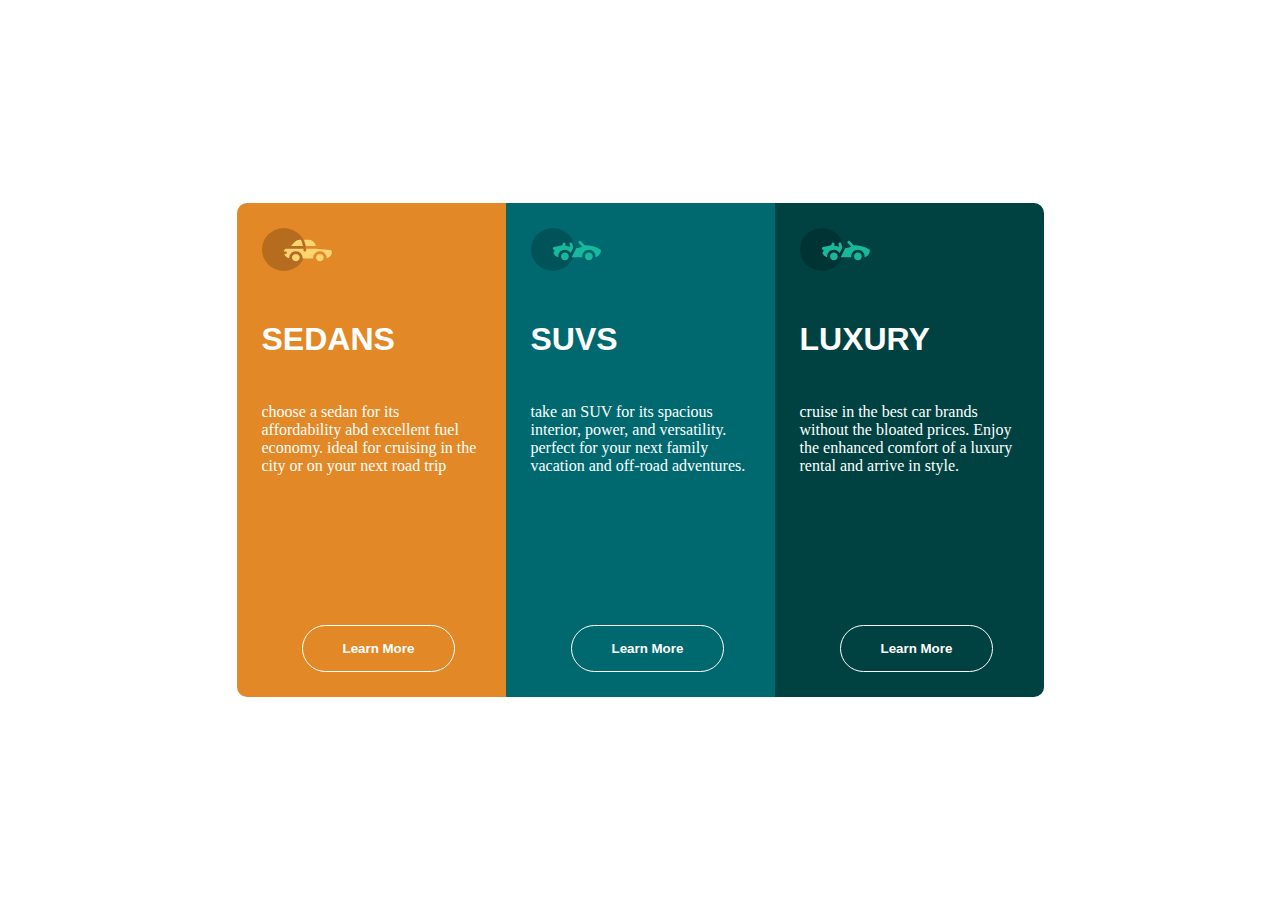
<file: index.html>
<!DOCTYPE html>
<html lang="en">

<head>
    <meta charset="UTF-8">
    <meta http-equiv="X-UA-Compatible" content="IE=edge">
    <meta name="viewport" content="width=device-width, initial-scale=1.0">
    <title>CSS Flexbox Layout</title>
    <link rel="stylesheet" href="style.css">

</head>

<body>
    <div class="box-container">
        <div class="box box1">
            <div class="content">
                <img src="icon-sedans.svg" width="70px">
                <h1>SEDANS</h1>
                <p>choose a sedan for its affordability abd excellent fuel economy. ideal for cruising in the city or on your next road trip
                </p>
                <button class="btn bnt1"><a>Learn More</a></button>
            </div>
        </div>
        <div class="box box2">
            <div class="content">
                <img src="icon-luxury.svg" width="70px">
                <h1>SUVS</h1>
                <p>take an SUV for its spacious interior, power, and versatility. perfect for your next family vacation and off-road adventures.
                </p>
                <button class="btn bnt2">Learn More</button>
            </div>
        </div>

        <div class="box box3">
            <div class="content">
                <img src="icon-luxury.svg" width="70px">
                <h1>LUXURY</h1>
                <p>cruise in the best car brands without the bloated prices. Enjoy the enhanced comfort of a luxury rental and arrive in style.
                </p>
                <button class="btn bnt3">Learn More</button>
            </div>
        </div>
    </div>

</body>

</html>
</file>
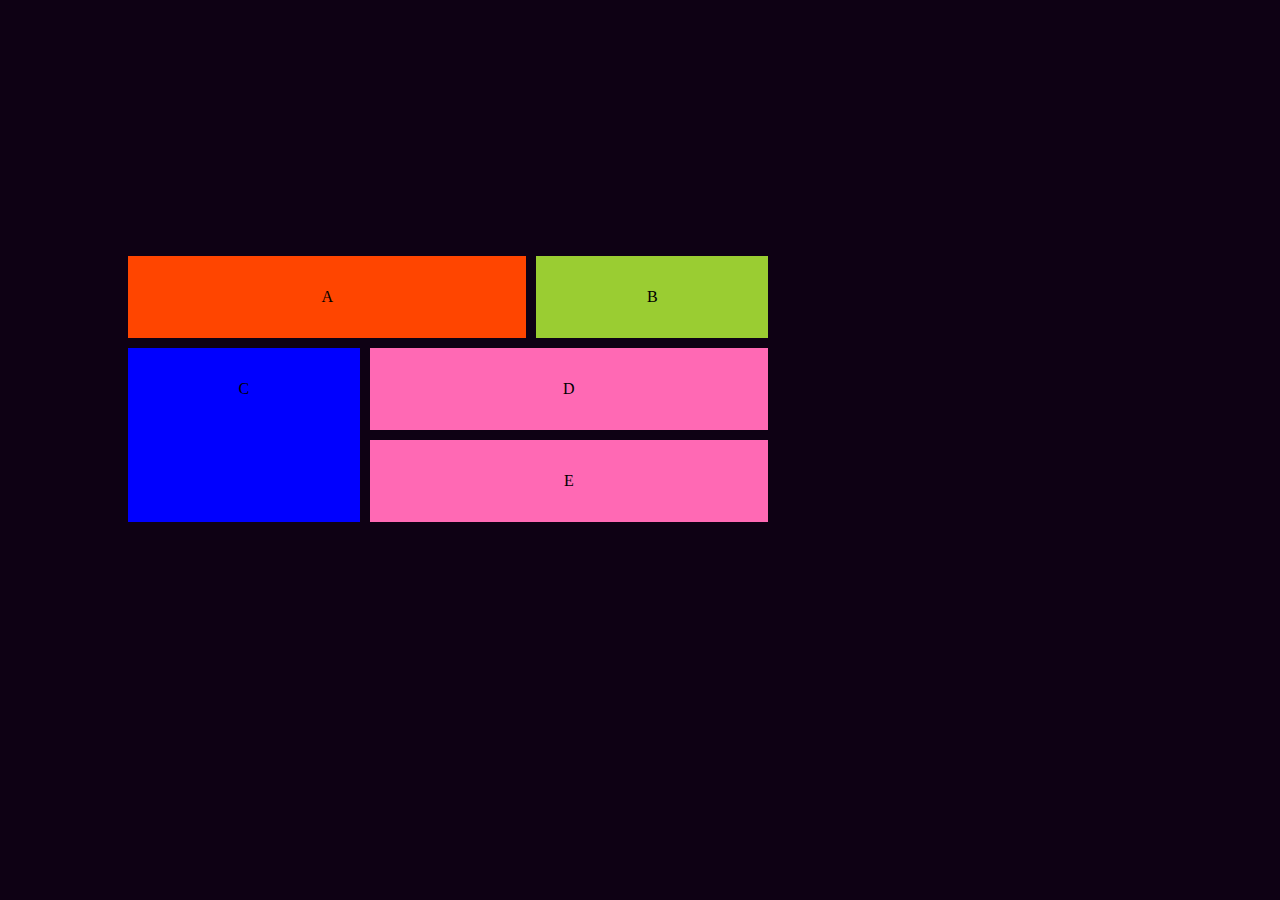
<file: grid.html>
<!DOCTYPE html>
<html lang="en">

<head>
    <meta charset="UTF-8">
    <meta http-equiv="X-UA-Compatible" content="IE=edge">
    <meta name="viewport" content="width=device-width, initial-scale=1.0">
    <title>Grid-css</title>
    <link rel="stylesheet" href="grid.css">
</head>

<body>
    <main>
        <div class="iteam-a">A</div>
        <div class="iteam-b">B</div>
        <div class="iteam-c">C</div>
        <div class="iteam-d">D</div>
        <div class="iteam-e">E</div>
    </main>
</body>

</html>
</file>
<file: style.css>
* {
    margin: 0;
    padding: 0;
    box-sizing: border-box;
}

body {
    width: 100%;
    min-height: 100vh;
    display: flex;
    justify-content: center;
    align-content: center;
}

.box-container {
    width: 100%;
    max-width: 1440px;
    display: flex;
    justify-content: center;
    align-items: center;
}

.box {
    width: 269px;
    padding: 15px;
    min-height: 430px;
}

.box1 {
    background-color: hsl(31, 77%, 52%);
    border-top-left-radius: 10px;
    border-bottom-left-radius: 10px;
}

.box2 {
    background-color: hsl(184, 100%, 22%);
}

.box3 {
    background-color: hsl(179, 100%, 13%);
    border-top-right-radius: 10px;
    border-bottom-right-radius: 10px;
}

.content {
    padding: 10px;
}

.btn {
    text-align: center;
    margin-top: 150px;
    margin-left: 40px;
    border: 1px solid #ffff;
    border-radius: 30px;
    padding: 15px 40px;
    justify-content: center;
    color: white;
    font-family: 'lexend Deca', sans-serif;
    ;
    outline: none;
    cursor: pointer;
    font-weight: 700;
}

.bnt1 {
    background-color: hsl(31, 77%, 52%);
}

.bnt2 {
    background-color: hsl(184, 100%, 22%);
}

.bnt3 {
    background-color: hsl(179, 100%, 13%);
}

.content h1 {
    padding: 0.8em 0px;
    color: #ffff;
    font-family: 'lexend Deca', sans-serif;
    margin: 20px 0;
}

.content p {
    padding: 0px;
    color: #ffff;
    font-family: 'Big shoulders Display', cursive;
}

.btn:hover {
    background-color: transparent;
    border: 2px solid #fff;
    color: #fff;
    transition: 0.4s;
}
</file>
<file: grid.css>
* {
    margin: 0;
    padding: 0;
}

body {
    background-color: rgb(14, 1, 20);
}

main {
    display: grid;
    grid-template-areas: 'a a b' 'c d d' 'c e e';
    margin-top: 20%;
    margin-left: 10%;
    margin-right: 40%;
    gap: 10px;
}

main div {
    padding: 2em;
    text-align: center;
}

.iteam-a {
    background-color: orangered;
    grid-area: a;
}

.iteam-b {
    background-color: yellowgreen;
    grid-area: b;
}

.iteam-c {
    background-color: blue;
    grid-area: c;
}

.iteam-d {
    background-color: hotpink;
    grid-area: d;
}

.iteam-e {
    background-color: hotpink;
    grid-area: e;
}
</file>
